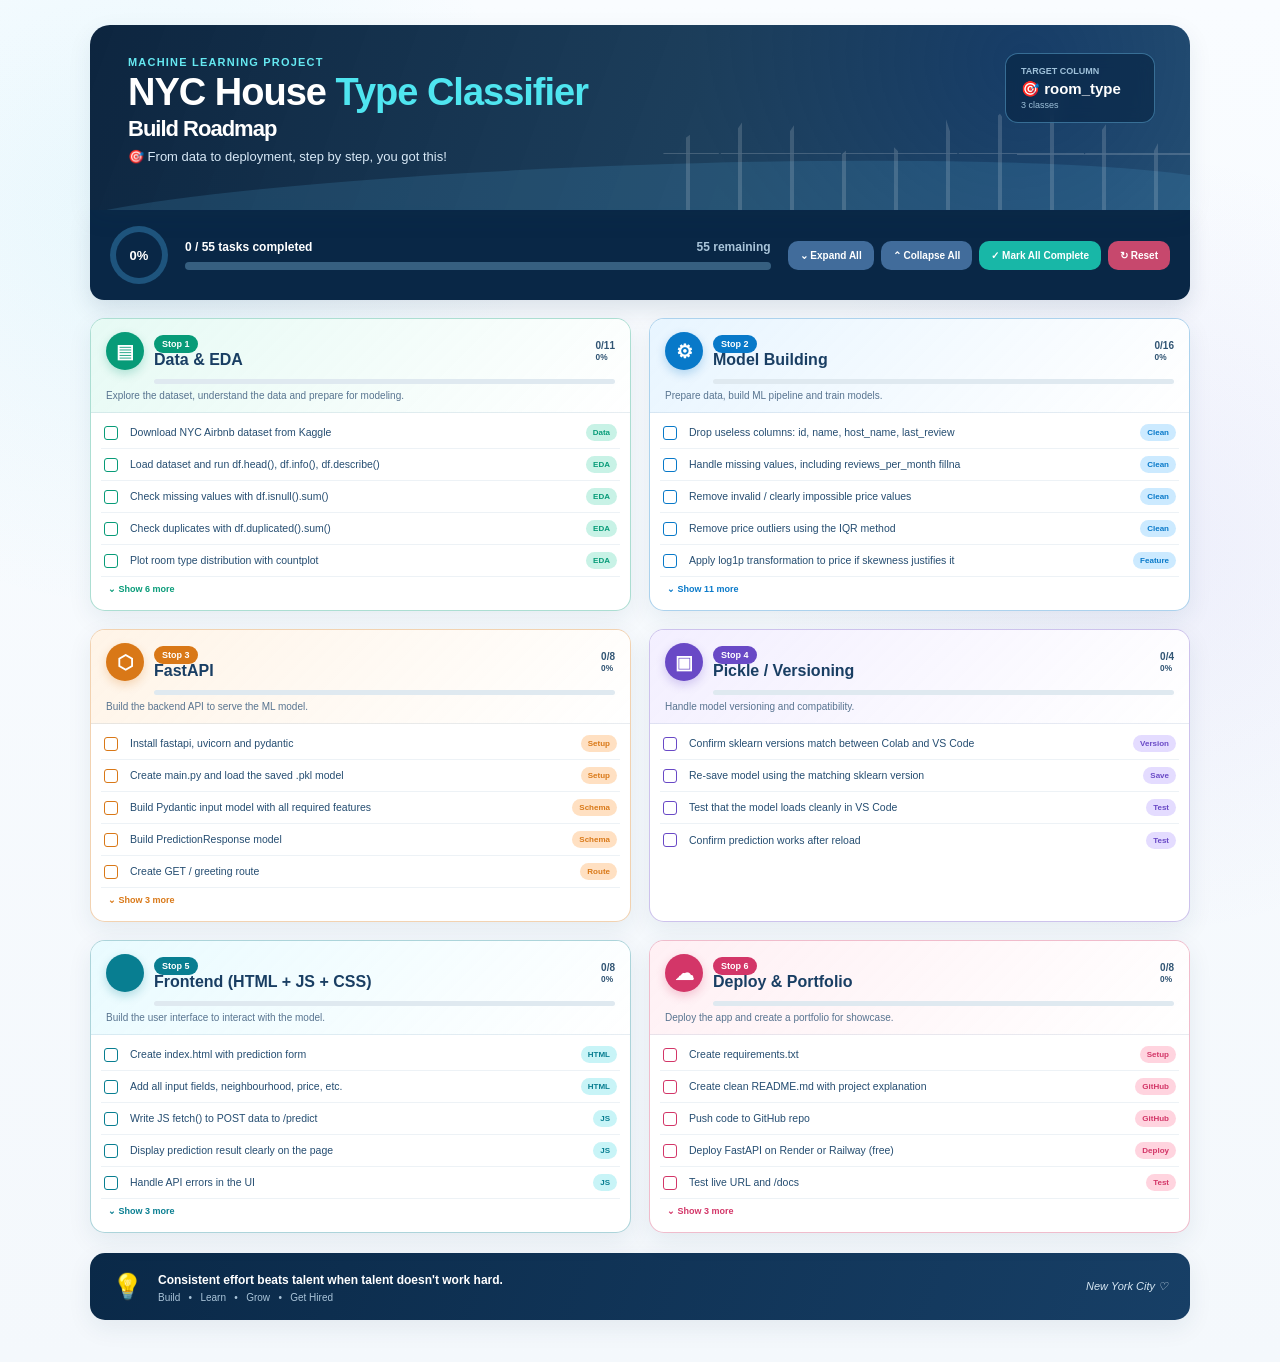
<file: NYC_House_Type_Classifier_Roadmap_Colorful.html>
<!DOCTYPE html>
<html lang="en">
<head>
<meta charset="UTF-8">
<meta name="viewport" content="width=device-width, initial-scale=1.0">
<title>NYC House Type Classifier | Build Roadmap</title>
<style>
*{box-sizing:border-box;margin:0;padding:0}
:root{
  --navy:#092746;
  --navy2:#123e67;
  --text:#17365d;
  --muted:#617b99;
  --bg:#f4f8fc;
  --white:#fff;
  --line:#dce8f2;
  --teal:#13a9a1;
  --cyan:#29c6e6;
  --purple:#7257d9;
  --orange:#ed8b2f;
  --pink:#d94672;
  --green:#16a085;
  --shadow:0 8px 24px rgba(24,62,94,.08);
}
body{
  font-family:Inter,Segoe UI,Arial,sans-serif;
  background:
    radial-gradient(circle at 10% 15%,rgba(41,198,230,.08),transparent 25%),
    radial-gradient(circle at 90% 40%,rgba(114,87,217,.07),transparent 28%),
    linear-gradient(180deg,#f9fcff 0%,var(--bg) 100%);
  color:var(--text);
  min-height:100vh;
}
button{font:inherit}
.container{width:min(1100px,calc(100% - 30px));margin:auto;padding:25px 0 42px}

/* HERO */
.hero{
  position:relative;overflow:hidden;
  min-height:185px;padding:31px 38px;
  border-radius:20px 20px 0 0;
  color:white;
  background:
    linear-gradient(110deg,rgba(5,30,57,.97),rgba(12,60,96,.88)),
    radial-gradient(circle at 85% 20%,#7c75e8,transparent 35%);
  box-shadow:var(--shadow);
}
.hero:before{
  content:"";position:absolute;inset:auto -5% -55px;
  height:100px;
  background:rgba(70,146,191,.22);
  border-radius:50% 50% 0 0;
  transform:rotate(-2deg);
}
.city{
  position:absolute;right:0;bottom:0;width:48%;height:100%;
  opacity:.22;
  background:
    linear-gradient(to top,transparent 0 30%,rgba(255,255,255,.8) 30% 31%,transparent 31%),
    repeating-linear-gradient(90deg,transparent 0 24px,rgba(255,255,255,.7) 24px 28px,transparent 28px 52px);
  clip-path:polygon(0 70%,6% 58%,11% 70%,17% 45%,22% 67%,29% 37%,34% 70%,40% 55%,45% 69%,51% 27%,56% 70%,64% 48%,69% 68%,75% 20%,80% 70%,87% 42%,93% 69%,100% 30%,100% 100%,0 100%);
}
.hero-content{position:relative;z-index:2;max-width:650px}
.kicker{font-size:11px;font-weight:800;letter-spacing:1.2px;color:#65e8f1;text-transform:uppercase}
.title{font-size:clamp(26px,5vw,38px);font-weight:850;line-height:1.05;margin-top:5px;letter-spacing:-1px}
.title span{color:#4fe5f0}
.subtitle{font-size:13px;color:#d7e8f6;margin-top:9px}
.target{
  position:absolute;right:35px;top:28px;z-index:3;
  width:150px;padding:12px 15px;
  border:1px solid rgba(117,208,255,.4);
  border-radius:13px;background:rgba(9,39,70,.7);
  backdrop-filter:blur(8px);
}
.target small{display:block;color:#9fc1da;font-size:9px;font-weight:800;text-transform:uppercase}
.target strong{display:block;margin-top:4px;color:white;font-size:15px}
.target em{display:block;color:#9fc1da;font-style:normal;font-size:9px;margin-top:2px}

/* PROGRESS */
.progress-card{
  margin-top:0;padding:16px 20px;
  background:var(--navy);color:white;
  border-radius:0 0 14px 14px;
  display:flex;align-items:center;gap:17px;
  box-shadow:0 9px 22px rgba(7,39,70,.12);
}
.ring{
  width:58px;height:58px;border-radius:50%;flex-shrink:0;
  display:grid;place-items:center;
  background:conic-gradient(#54dce9 0deg,#54dce9 0deg,#1e547d 0deg);
  position:relative;
}
.ring:after{content:"";position:absolute;inset:6px;background:var(--navy);border-radius:50%}
.ring span{position:relative;z-index:1;font-size:13px;font-weight:800}
.progress-main{flex:1;min-width:150px}
.progress-line{display:flex;justify-content:space-between;font-size:12px;font-weight:750;margin-bottom:8px}
.progress-line .muted{color:#a9c4d9;font-weight:600}
.bar{height:8px;background:#365f80;border-radius:99px;overflow:hidden}
.bar-fill{height:100%;width:0;background:linear-gradient(90deg,#58ddea,#7a83f0);border-radius:99px;transition:.3s}
.actions{display:flex;gap:7px;flex-wrap:wrap;justify-content:flex-end}
.btn{
  border:0;border-radius:10px;padding:9px 12px;cursor:pointer;
  font-size:10px;font-weight:800;color:white;background:#416c9b;
  transition:.15s
}
.btn:hover{transform:translateY(-1px);filter:brightness(1.08)}
.btn.complete{background:#18b7a7}.btn.reset{background:#c7486d}

/* GRID */
.grid{
  display:grid;grid-template-columns:1fr 1fr;gap:18px;margin-top:18px;
}
.card{
  border-radius:15px;overflow:hidden;background:white;
  border:1px solid var(--card-border);
  box-shadow:var(--shadow);
}
.card-head{
  padding:13px 15px 11px;
  background:linear-gradient(135deg,var(--card-bg),rgba(255,255,255,.85));
  border-bottom:1px solid rgba(120,150,180,.16);
}
.head-row{display:flex;align-items:center;gap:10px}
.icon{
  width:38px;height:38px;border-radius:50%;display:grid;place-items:center;
  color:white;background:var(--card-color);font-size:19px;font-weight:900;
  box-shadow:0 4px 10px color-mix(in srgb,var(--card-color) 25%,transparent);
}
.stop{font-size:9px;color:white;background:var(--card-color);padding:4px 8px;border-radius:99px;font-weight:850}
.card-title{font-size:16px;font-weight:850;color:#193e63}
.card-count{margin-left:auto;font-size:10px;font-weight:800;color:#315574}
.mini-bar{height:5px;background:#dfe9f0;border-radius:99px;margin:9px 0 0 48px;overflow:hidden}
.mini-fill{height:100%;width:0;background:var(--card-color);border-radius:99px;transition:.25s}
.description{font-size:10px;color:#587490;margin-top:6px}

/* TASKS */
.tasks{padding:4px 10px 9px}
.task{
  display:grid;grid-template-columns:18px 1fr auto;align-items:center;gap:8px;
  min-height:32px;padding:5px 3px;
  border-bottom:1px solid #edf2f6;cursor:pointer;
}
.task:last-child{border-bottom:0}
.task:hover{background:#f8fbfd}
.check{
  width:14px;height:14px;border:1.5px solid var(--card-color);
  border-radius:3px;display:grid;place-items:center;background:white;
}
.check.checked{background:var(--card-color)}
.check.checked:after{content:"✓";font-size:9px;font-weight:900;color:white}
.task-text{font-size:10.5px;line-height:1.35;color:#254d71}
.task.done .task-text{text-decoration:line-through;color:#8da0b2}
.task-tag{
  font-size:8px;font-weight:800;padding:4px 7px;border-radius:99px;
  background:var(--tag-bg);color:var(--card-color)
}
.show-more{
  width:100%;border:0;background:transparent;color:var(--card-color);
  font-size:9px;font-weight:850;padding:7px;cursor:pointer;text-align:left;
}
.hidden-task{display:none}

/* FOOTER */
.footer{
  margin-top:20px;padding:17px 22px;border-radius:15px;
  color:white;background:linear-gradient(110deg,#0a2948,#173f66);
  box-shadow:var(--shadow);display:flex;align-items:center;gap:15px;
}
.bulb{font-size:25px}.footer strong{font-size:12px}.footer p{font-size:10px;color:#aac4d9;margin-top:4px}
.footer .cityline{margin-left:auto;font-style:italic;color:#d7e7f3;font-size:11px}

/* MOBILE */
@media(max-width:760px){
 .container{width:calc(100% - 18px);padding-top:12px}
 .hero{padding:25px 20px;min-height:190px}
 .target{position:relative;right:auto;top:auto;margin-top:15px;width:145px}
 .city{width:75%}
 .progress-card{flex-wrap:wrap}
 .actions{width:100%;justify-content:flex-start}
 .grid{grid-template-columns:1fr;gap:12px}
 .footer .cityline{display:none}
}
</style>
</head>
<body>
<div class="container">

<header class="hero">
  <div class="city"></div>
  <div class="hero-content">
    <div class="kicker">Machine Learning Project</div>
    <div class="title">NYC House <span>Type Classifier</span></div>
    <div class="title" style="font-size:22px;margin-top:4px">Build Roadmap</div>
    <div class="subtitle">🎯 From data to deployment, step by step, you got this!</div>
  </div>
  <div class="target">
    <small>Target Column</small>
    <strong>🎯 room_type</strong>
    <em>3 classes</em>
  </div>
</header>

<section class="progress-card">
  <div class="ring" id="ring"><span id="percent">0%</span></div>
  <div class="progress-main">
    <div class="progress-line">
      <span id="completedText">0 / 44 tasks completed</span>
      <span class="muted" id="remainingText">44 remaining</span>
    </div>
    <div class="bar"><div class="bar-fill" id="barFill"></div></div>
  </div>
  <div class="actions">
    <button class="btn" id="expandBtn">⌄ Expand All</button>
    <button class="btn" id="collapseBtn">⌃ Collapse All</button>
    <button class="btn complete" id="completeBtn">✓ Mark All Complete</button>
    <button class="btn reset" id="resetBtn">↻ Reset</button>
  </div>
</section>

<main class="grid" id="roadmap"></main>

<footer class="footer">
  <div class="bulb">💡</div>
  <div>
    <strong>Consistent effort beats talent when talent doesn't work hard.</strong>
    <p>Build &nbsp; • &nbsp; Learn &nbsp; • &nbsp; Grow &nbsp; • &nbsp; Get Hired</p>
  </div>
  <div class="cityline">New York City ♡</div>
</footer>
</div>

<script>
const phases = [
{
 id:"data", stop:"Stop 1", title:"Data & EDA", icon:"▤", color:"#079b78", bg:"#e6faf4", tag:"#c8f2e6",
 tasks:[
 ["Download NYC Airbnb dataset from Kaggle","Data"],
 ["Load dataset and run df.head(), df.info(), df.describe()","EDA"],
 ["Check missing values with df.isnull().sum()","EDA"],
 ["Check duplicates with df.duplicated().sum()","EDA"],
 ["Plot room type distribution with countplot","EDA"],
 ["Plot price vs room type with boxplot","EDA"],
 ["Check skewness, especially the price column","EDA"],
 ["Inspect numeric feature distributions","EDA"],
 ["Check correlations between numeric features","EDA"],
 ["Review target class balance","EDA"],
 ["Document initial findings before cleaning","EDA"]
 ]},
{
 id:"model", stop:"Stop 2", title:"Model Building", icon:"⚙", color:"#0879c9", bg:"#e8f5ff", tag:"#cceaff",
 tasks:[
 ["Drop useless columns: id, name, host_name, last_review","Clean"],
 ["Handle missing values, including reviews_per_month fillna","Clean"],
 ["Remove invalid / clearly impossible price values","Clean"],
 ["Remove price outliers using the IQR method","Clean"],
 ["Apply log1p transformation to price if skewness justifies it","Feature"],
 ["Encode target column: room_type → LabelEncoder","Feature"],
 ["Split X and y","Split"],
 ["Train/test split 80/20 with stratify=y","Split"],
 ["Build ColumnTransformer for numeric + categorical features","Pipeline"],
 ["Train Logistic Regression as baseline model","Model"],
 ["Train Random Forest classifier","Model"],
 ["Compare accuracy, precision, recall and F1","Eval"],
 ["Plot confusion matrix for the best model","Eval"],
 ["Plot ROC curve using one-vs-rest","Eval"],
 ["Tune model with RandomizedSearchCV","Tune"],
 ["Save best model with joblib.dump(model, .pkl)","Save"]
 ]},
{
 id:"api", stop:"Stop 3", title:"FastAPI", icon:"⬡", color:"#d97817", bg:"#fff4e7", tag:"#ffe0c2",
 tasks:[
 ["Install fastapi, uvicorn and pydantic","Setup"],
 ["Create main.py and load the saved .pkl model","Setup"],
 ["Build Pydantic input model with all required features","Schema"],
 ["Build PredictionResponse model","Schema"],
 ["Create GET / greeting route","Route"],
 ["Create POST /predict route with prediction logic","Route"],
 ["Add CORS middleware","Config"],
 ["Test all routes in /docs, Swagger UI","Test"]
 ]},
{
 id:"version", stop:"Stop 4", title:"Pickle / Versioning", icon:"▣", color:"#6949c6", bg:"#f3efff", tag:"#e4dcff",
 tasks:[
 ["Confirm sklearn versions match between Colab and VS Code","Version"],
 ["Re-save model using the matching sklearn version","Save"],
 ["Test that the model loads cleanly in VS Code","Test"],
 ["Confirm prediction works after reload","Test"]
 ]},
{
 id:"frontend", stop:"Stop 5", title:"Frontend (HTML + JS + CSS)", icon:"</>", color:"#087e91", bg:"#e9fbff", tag:"#c8f4f7",
 tasks:[
 ["Create index.html with prediction form","HTML"],
 ["Add all input fields, neighbourhood, price, etc.","HTML"],
 ["Write JS fetch() to POST data to /predict","JS"],
 ["Display prediction result clearly on the page","JS"],
 ["Handle API errors in the UI","JS"],
 ["Style form cleanly with responsive CSS","CSS"],
 ["Test frontend with local FastAPI","Test"],
 ["Verify all fields match the Pydantic schema","Test"]
 ]},
{
 id:"deploy", stop:"Stop 6", title:"Deploy & Portfolio", icon:"☁", color:"#d33668", bg:"#fff0f4", tag:"#ffd4df",
 tasks:[
 ["Create requirements.txt","Setup"],
 ["Create clean README.md with project explanation","GitHub"],
 ["Push code to GitHub repo","GitHub"],
 ["Deploy FastAPI on Render or Railway (free)","Deploy"],
 ["Test live URL and /docs","Test"],
 ["Test live prediction endpoint","Test"],
 ["Take screenshots for LinkedIn post","Portfolio"],
 ["Write LinkedIn post with GitHub + live link","Portfolio"]
 ]}
];

const STORAGE_KEY="nyc_house_classifier_color_roadmap_v1";
let state=JSON.parse(localStorage.getItem(STORAGE_KEY)||"{}");
let expanded={};

function total(){return phases.reduce((n,p)=>n+p.tasks.length,0)}
function doneCount(){return Object.values(state).filter(Boolean).length}
function save(){localStorage.setItem(STORAGE_KEY,JSON.stringify(state))}
function percent(){return Math.round(doneCount()/total()*100)}

function render(){
 const root=document.getElementById("roadmap");
 root.innerHTML="";
 phases.forEach((p,pi)=>{
   const done=p.tasks.filter((_,i)=>state[p.id+"_"+i]).length;
   const card=document.createElement("section");
   card.className="card";
   card.style.setProperty("--card-color",p.color);
   card.style.setProperty("--card-bg",p.bg);
   card.style.setProperty("--tag-bg",p.tag);
   card.style.setProperty("--card-border",p.color+"55");

   const head=document.createElement("div");
   head.className="card-head";
   head.innerHTML=`
     <div class="head-row">
       <div class="icon">${p.icon}</div>
       <div>
         <span class="stop">${p.stop}</span>
         <div class="card-title">${p.title}</div>
       </div>
       <div class="card-count">${done}/${p.tasks.length}<br><small>${Math.round(done/p.tasks.length*100)}%</small></div>
     </div>
     <div class="mini-bar"><div class="mini-fill" style="width:${done/p.tasks.length*100}%"></div></div>
     <div class="description">${description(p.id)}</div>
   `;
   card.appendChild(head);

   const tasks=document.createElement("div");
   tasks.className="tasks";
   const isExpanded=expanded[p.id]===true;
   const limit=5;

   p.tasks.forEach((t,i)=>{
     const row=document.createElement("div");
     const key=p.id+"_"+i;
     const isDone=!!state[key];
     row.className="task"+(isDone?" done":"")+(i>=limit&&!isExpanded?" hidden-task":"");
     row.innerHTML=`
       <div class="check ${isDone?"checked":""}"></div>
       <div class="task-text">${t[0]}</div>
       <div class="task-tag">${t[1]}</div>`;
     row.onclick=()=>{
       state[key]=!state[key]; save(); render(); update();
     };
     tasks.appendChild(row);
   });

   if(p.tasks.length>limit){
     const more=document.createElement("button");
     more.className="show-more";
     more.textContent=isExpanded?"⌃ Show less":"⌄ Show "+(p.tasks.length-limit)+" more";
     more.onclick=()=>{expanded[p.id]=!isExpanded;render()};
     tasks.appendChild(more);
   }
   card.appendChild(tasks);
   root.appendChild(card);
 });
 update();
}

function description(id){
 return {
  data:"Explore the dataset, understand the data and prepare for modeling.",
  model:"Prepare data, build ML pipeline and train models.",
  api:"Build the backend API to serve the ML model.",
  version:"Handle model versioning and compatibility.",
  frontend:"Build the user interface to interact with the model.",
  deploy:"Deploy the app and create a portfolio for showcase."
 }[id];
}

function update(){
 const d=doneCount(), t=total(), pct=Math.round(d/t*100);
 document.getElementById("completedText").textContent=`${d} / ${t} tasks completed`;
 document.getElementById("remainingText").textContent=`${t-d} remaining`;
 document.getElementById("percent").textContent=pct+"%";
 document.getElementById("barFill").style.width=pct+"%";
 document.getElementById("ring").style.background=
   `conic-gradient(#54dce9 ${pct*3.6}deg,#1e547d ${pct*3.6}deg)`;
}

document.getElementById("completeBtn").onclick=()=>{
 phases.forEach(p=>p.tasks.forEach((_,i)=>state[p.id+"_"+i]=true));
 save();render();
};
document.getElementById("resetBtn").onclick=()=>{
 if(confirm("Reset all roadmap progress? Your completed tasks will be unchecked.")){
   state={};save();render();
 }
};
document.getElementById("expandBtn").onclick=()=>{
 phases.forEach(p=>expanded[p.id]=true);render();
};
document.getElementById("collapseBtn").onclick=()=>{
 phases.forEach(p=>expanded[p.id]=false);render();
};

render();
</script>
</body>
</html>
</file>
